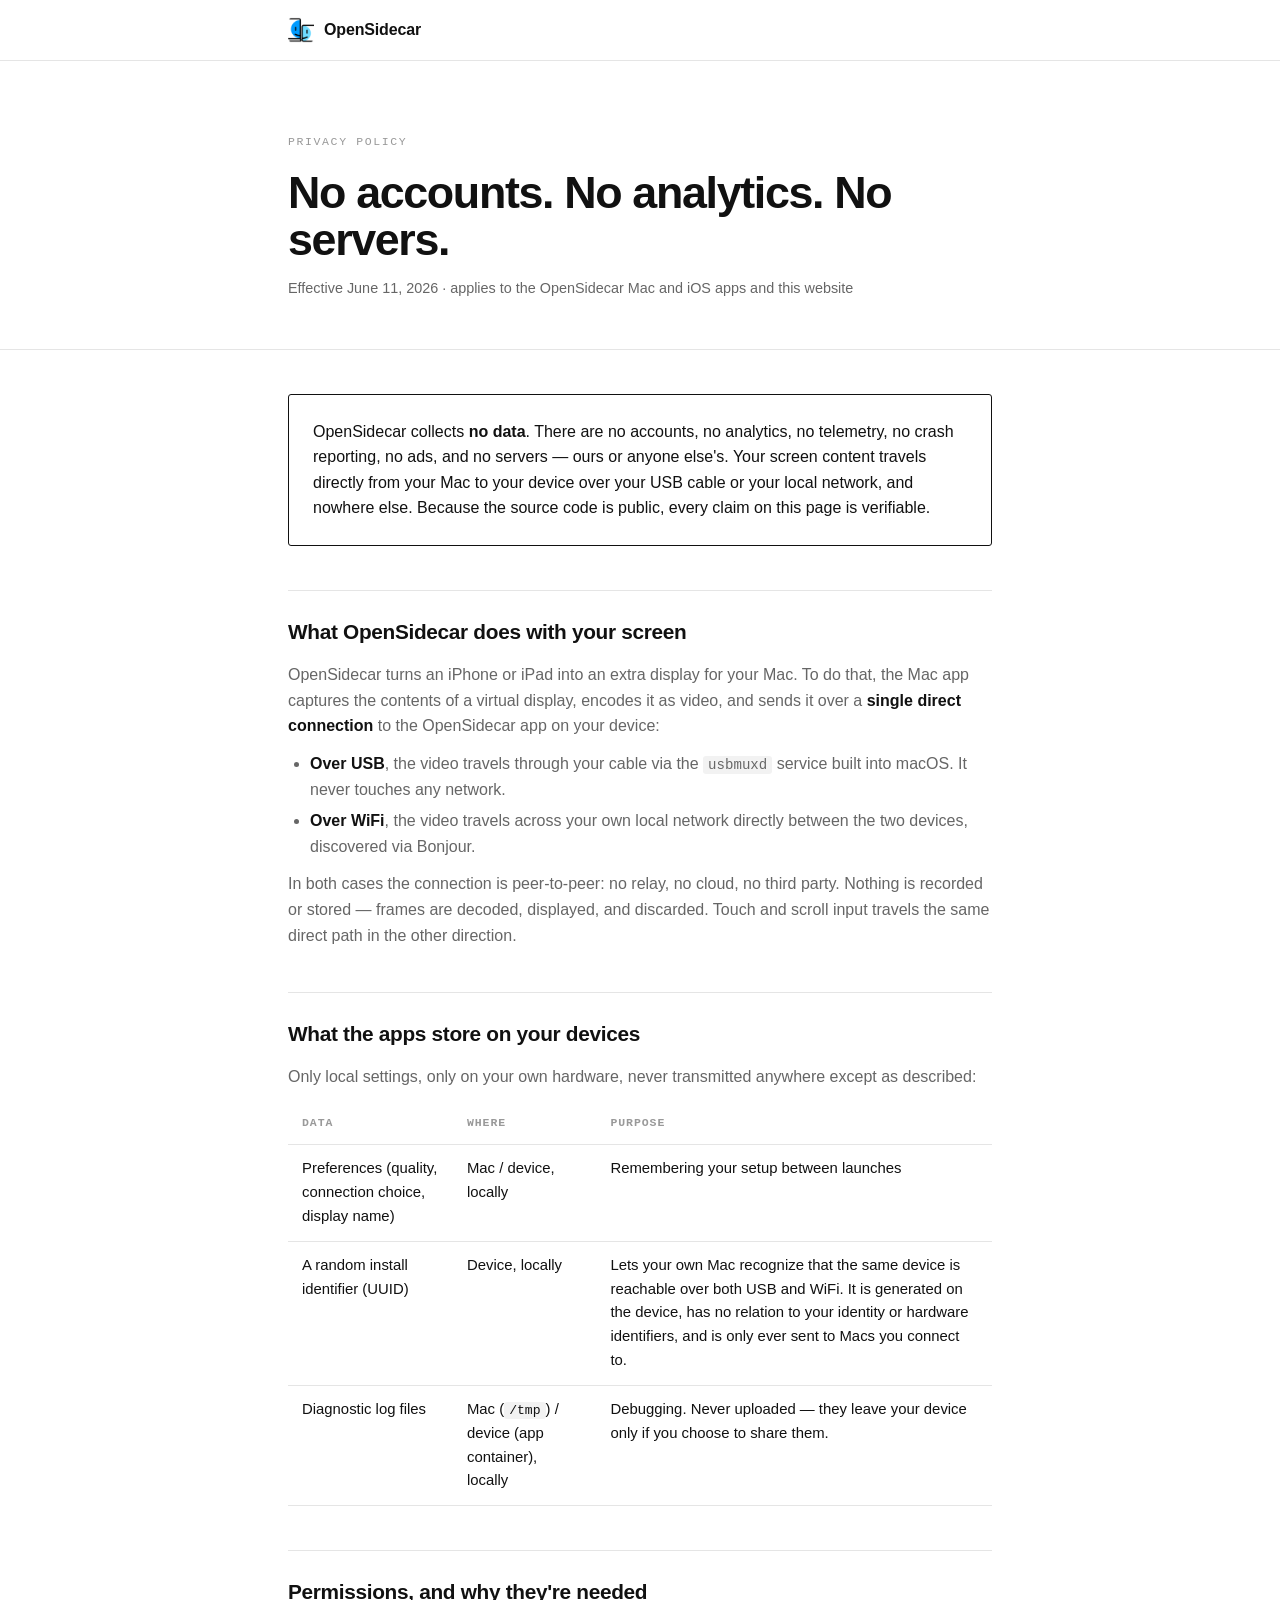
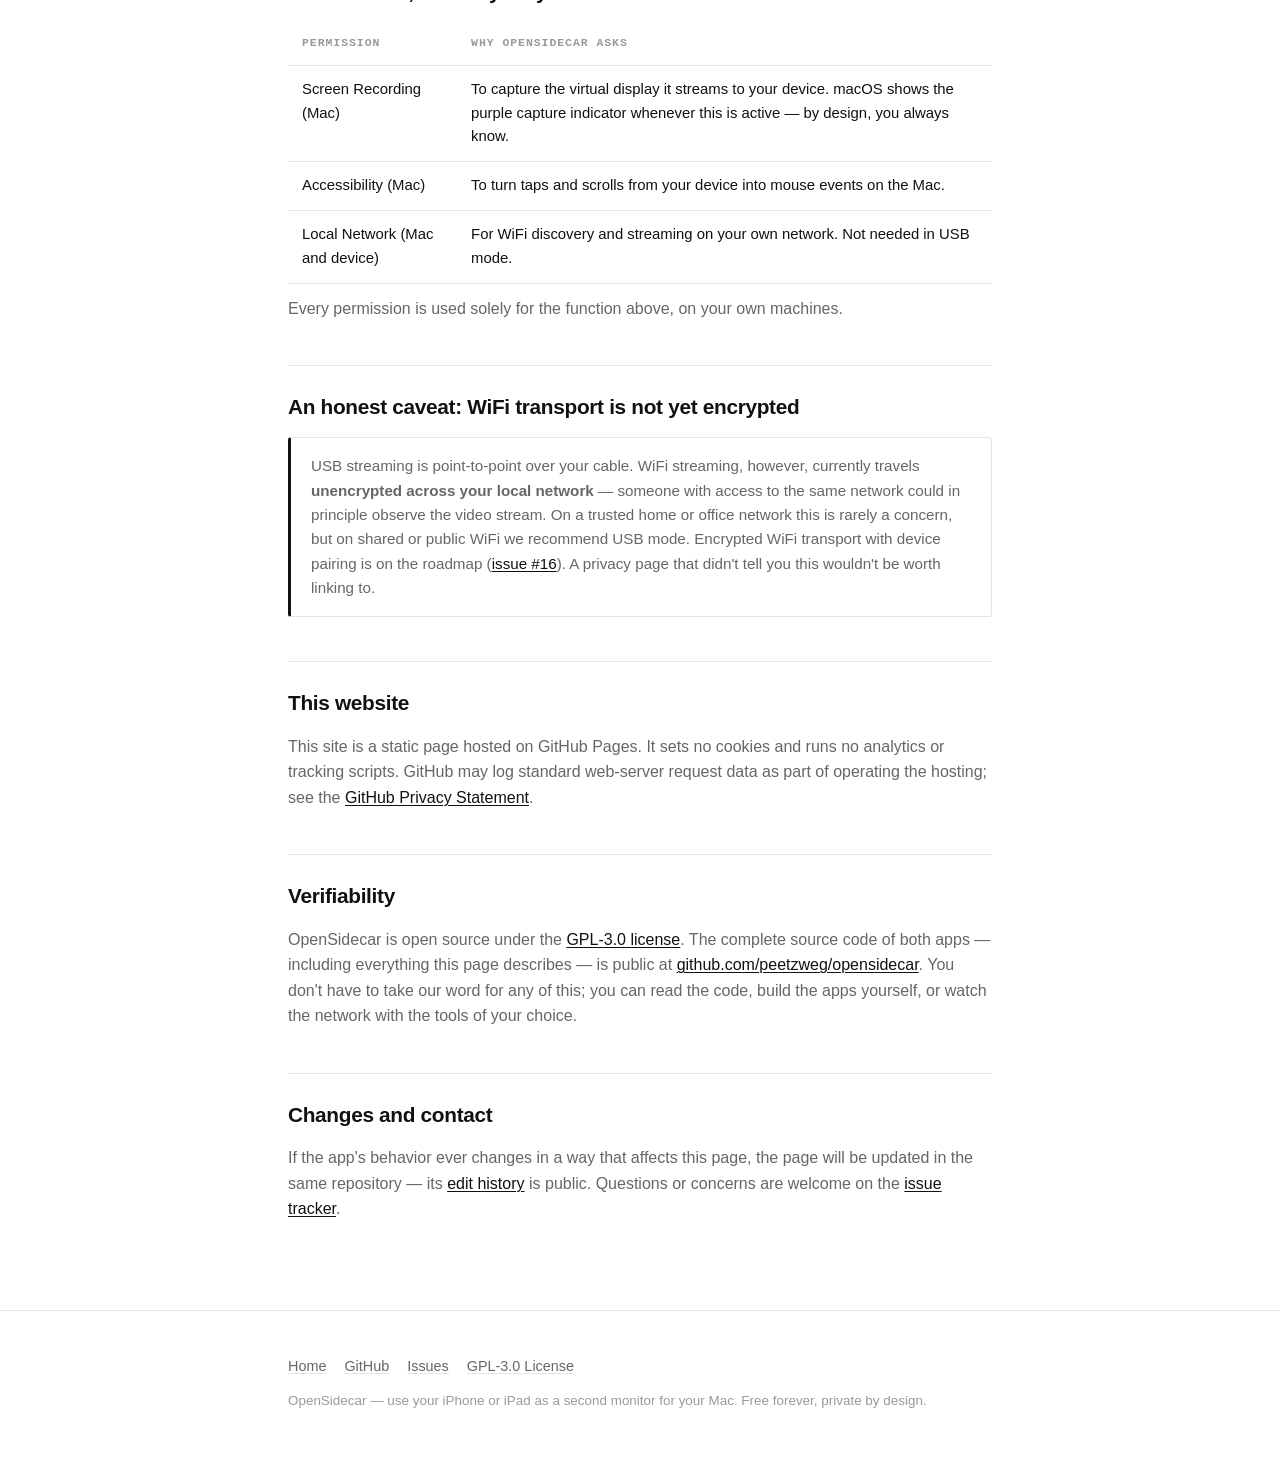
<file: public/privacy.html>
<!DOCTYPE html>
<html lang="en">
<head>
  <meta charset="utf-8" />
  <meta name="viewport" content="width=device-width, initial-scale=1" />
  <title>Privacy — OpenSidecar</title>
  <meta name="description" content="OpenSidecar's privacy policy: no data collection, no analytics, no accounts, no servers. Your screen content travels directly between your Mac and your device, over your cable or your local network." />
  <link rel="icon" type="image/png" href="icon-256.png" />
  <link rel="canonical" href="https://peetzweg.github.io/opensidecar/privacy.html" />
  <meta name="theme-color" content="#ffffff" />
  <style>
    :root {
      --bg: #ffffff;
      --fg: #111111;
      --muted: #666666;
      --faint: #999999;
      --line: #e5e5e5;
      --line-strong: #111111;
      --mono: ui-monospace, "SF Mono", Menlo, Consolas, monospace;
    }
    * { box-sizing: border-box; margin: 0; padding: 0; }
    html { -webkit-text-size-adjust: 100%; }
    body {
      font-family: -apple-system, BlinkMacSystemFont, "Segoe UI", Roboto, Helvetica, Arial, sans-serif;
      background: var(--bg); color: var(--fg); line-height: 1.6;
      font-size: 16px; -webkit-font-smoothing: antialiased;
    }
    .wrap { max-width: 760px; margin: 0 auto; padding: 0 28px; }
    a { color: var(--fg); text-decoration: underline; text-underline-offset: 2px;
        text-decoration-thickness: 1px; text-decoration-color: var(--line-strong); }
    a:hover { text-decoration-thickness: 2px; }

    nav { border-bottom: 1px solid var(--line); }
    nav .wrap { display: flex; align-items: center; gap: 10px; height: 60px; }
    nav .brand { display: flex; align-items: center; gap: 10px; font-weight: 600;
      letter-spacing: -0.01em; text-decoration: none; }
    nav .brand img { width: 26px; height: 26px; }

    header { padding: 72px 0 36px; border-bottom: 1px solid var(--line); }
    .eyebrow { font-family: var(--mono); font-size: 0.72rem; letter-spacing: 0.14em;
      text-transform: uppercase; color: var(--faint); margin-bottom: 18px; }
    h1 { font-size: clamp(2rem, 5vw, 2.8rem); letter-spacing: -0.03em; font-weight: 600;
      line-height: 1.05; }
    .updated { color: var(--muted); font-size: 0.9rem; margin-top: 14px; }
    main { padding: 16px 0 24px; }
    h2 { font-size: 1.3rem; margin: 44px 0 14px; letter-spacing: -0.015em; font-weight: 600;
      padding-top: 24px; border-top: 1px solid var(--line); }
    p, li { color: var(--muted); margin-bottom: 12px; }
    main > .wrap > p strong, li strong { color: var(--fg); }
    ul { padding-left: 22px; margin-bottom: 12px; }
    li { margin-bottom: 6px; }
    .tldr { border: 1px solid var(--line-strong); border-radius: 3px; padding: 24px;
      margin: 28px 0 8px; }
    .tldr p { margin-bottom: 0; color: var(--fg); }
    .note { border: 1px solid var(--line); border-left: 3px solid var(--line-strong);
      border-radius: 3px; padding: 16px 20px; color: var(--muted); font-size: 0.95rem; }
    .note p { margin-bottom: 0; }
    code { font-family: var(--mono); font-size: 0.88em;
      background: #f2f2f2; padding: 1px 5px; border-radius: 3px; }
    table { width: 100%; border-collapse: collapse; font-size: 0.93rem; margin-bottom: 12px; }
    th, td { padding: 12px 14px; text-align: left; border-bottom: 1px solid var(--line); vertical-align: top; }
    th { font-family: var(--mono); font-size: 0.72rem; letter-spacing: 0.08em;
      text-transform: uppercase; color: var(--faint); font-weight: 600; }
    footer { padding: 44px 0 56px; color: var(--muted); font-size: 0.9rem;
      border-top: 1px solid var(--line); margin-top: 52px; }
    footer .links { display: flex; flex-wrap: wrap; gap: 18px; margin-bottom: 12px; }
    footer a { color: var(--muted); text-decoration-color: var(--line); }
    footer .fine { color: var(--faint); font-size: 0.84rem; }
  </style>
</head>
<body>

<nav>
  <div class="wrap">
    <a class="brand" href="index.html">
      <img src="icon-256.png" alt="" /> OpenSidecar
    </a>
  </div>
</nav>

<header>
  <div class="wrap">
    <p class="eyebrow">Privacy policy</p>
    <h1>No accounts. No analytics. No servers.</h1>
    <p class="updated">Effective June 11, 2026 · applies to the OpenSidecar Mac and iOS apps and this website</p>
  </div>
</header>

<main>
  <div class="wrap">

    <div class="tldr">
      <p>OpenSidecar collects <strong>no data</strong>. There are no accounts, no analytics,
      no telemetry, no crash reporting, no ads, and no servers — ours or anyone else's.
      Your screen content travels directly from your Mac to your device over your USB
      cable or your local network, and nowhere else. Because the source code is public,
      every claim on this page is verifiable.</p>
    </div>

    <h2>What OpenSidecar does with your screen</h2>
    <p>OpenSidecar turns an iPhone or iPad into an extra display for your Mac. To do
    that, the Mac app captures the contents of a virtual display, encodes it as video,
    and sends it over a <strong>single direct connection</strong> to the OpenSidecar
    app on your device:</p>
    <ul>
      <li><strong>Over USB</strong>, the video travels through your cable via the
      <code>usbmuxd</code> service built into macOS. It never touches any network.</li>
      <li><strong>Over WiFi</strong>, the video travels across your own local network
      directly between the two devices, discovered via Bonjour.</li>
    </ul>
    <p>In both cases the connection is peer-to-peer: no relay, no cloud, no third
    party. Nothing is recorded or stored — frames are decoded, displayed, and
    discarded. Touch and scroll input travels the same direct path in the other
    direction.</p>

    <h2>What the apps store on your devices</h2>
    <p>Only local settings, only on your own hardware, never transmitted anywhere
    except as described:</p>
    <table>
      <tr><th>Data</th><th>Where</th><th>Purpose</th></tr>
      <tr><td>Preferences (quality, connection choice, display name)</td>
          <td>Mac / device, locally</td>
          <td>Remembering your setup between launches</td></tr>
      <tr><td>A random install identifier (UUID)</td>
          <td>Device, locally</td>
          <td>Lets your own Mac recognize that the same device is reachable over both
          USB and WiFi. It is generated on the device, has no relation to your
          identity or hardware identifiers, and is only ever sent to Macs you
          connect to.</td></tr>
      <tr><td>Diagnostic log files</td>
          <td>Mac (<code>/tmp</code>) / device (app container), locally</td>
          <td>Debugging. Never uploaded — they leave your device only if you choose
          to share them.</td></tr>
    </table>

    <h2>Permissions, and why they're needed</h2>
    <table>
      <tr><th>Permission</th><th>Why OpenSidecar asks</th></tr>
      <tr><td>Screen Recording (Mac)</td>
          <td>To capture the virtual display it streams to your device. macOS shows
          the purple capture indicator whenever this is active — by design, you
          always know.</td></tr>
      <tr><td>Accessibility (Mac)</td>
          <td>To turn taps and scrolls from your device into mouse events on the
          Mac.</td></tr>
      <tr><td>Local Network (Mac and device)</td>
          <td>For WiFi discovery and streaming on your own network. Not needed in
          USB mode.</td></tr>
    </table>
    <p>Every permission is used solely for the function above, on your own machines.</p>

    <h2>An honest caveat: WiFi transport is not yet encrypted</h2>
    <div class="note">
      <p>USB streaming is point-to-point over your cable. WiFi streaming, however,
      currently travels <strong>unencrypted across your local network</strong> —
      someone with access to the same network could in principle observe the video
      stream. On a trusted home or office network this is rarely a concern, but on
      shared or public WiFi we recommend USB mode. Encrypted WiFi transport with
      device pairing is on the roadmap
      (<a href="https://github.com/peetzweg/opensidecar/issues/16">issue&nbsp;#16</a>).
      A privacy page that didn't tell you this wouldn't be worth linking to.</p>
    </div>

    <h2>This website</h2>
    <p>This site is a static page hosted on GitHub Pages. It sets no cookies and
    runs no analytics or tracking scripts. GitHub may log standard web-server
    request data as part of operating the hosting; see the
    <a href="https://docs.github.com/site-policy/privacy-policies/github-general-privacy-statement">GitHub
    Privacy Statement</a>.</p>

    <h2>Verifiability</h2>
    <p>OpenSidecar is open source under the
    <a href="https://github.com/peetzweg/opensidecar/blob/main/LICENSE">GPL-3.0 license</a>.
    The complete source code of both apps — including everything this page
    describes — is public at
    <a href="https://github.com/peetzweg/opensidecar">github.com/peetzweg/opensidecar</a>.
    You don't have to take our word for any of this; you can read the code, build
    the apps yourself, or watch the network with the tools of your choice.</p>

    <h2>Changes and contact</h2>
    <p>If the app's behavior ever changes in a way that affects this page, the page
    will be updated in the same repository — its
    <a href="https://github.com/peetzweg/opensidecar/commits/main/docs/privacy.html">edit
    history</a> is public. Questions or concerns are welcome on the
    <a href="https://github.com/peetzweg/opensidecar/issues">issue tracker</a>.</p>

  </div>
</main>

<footer>
  <div class="wrap">
    <div class="links">
      <a href="index.html">Home</a>
      <a href="https://github.com/peetzweg/opensidecar">GitHub</a>
      <a href="https://github.com/peetzweg/opensidecar/issues">Issues</a>
      <a href="https://github.com/peetzweg/opensidecar/blob/main/LICENSE">GPL-3.0 License</a>
    </div>
    <p class="fine">OpenSidecar — use your iPhone or iPad as a second monitor for your Mac. Free forever, private by design.</p>
  </div>
</footer>

</body>
</html>
</file>
